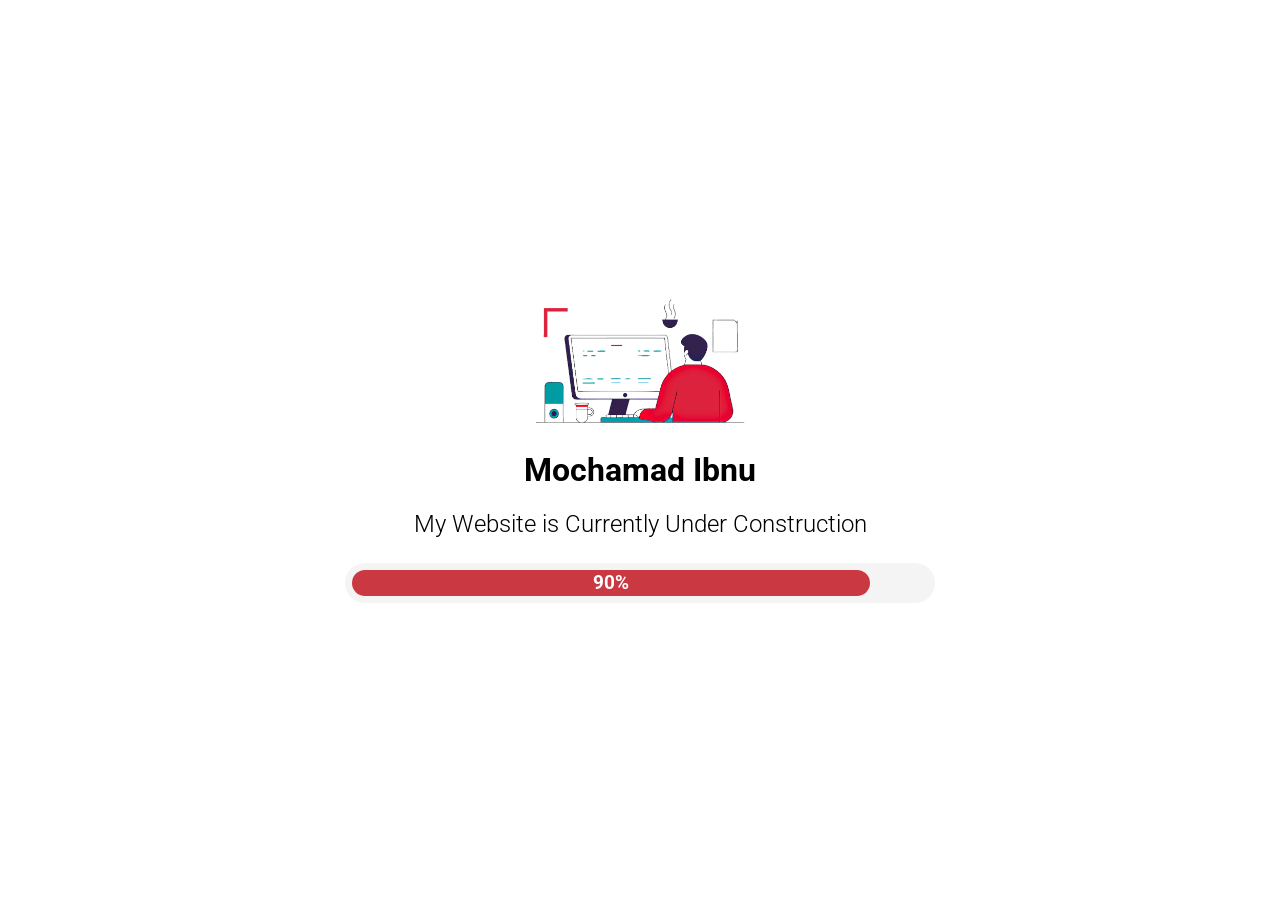
<file: index.html>
<!DOCTYPE html>
<html>
<head>
    <meta charset="utf-8">
    <meta name=viewport content="width=device-width, initial-scale=1">
    <!--[if lt IE 9]><script src="http://html5shiv.googlecode.com/svn/trunk/html5.js"></script><![endif]-->
    <style>
        body { margin: 0; padding: 0; }
        html { height: 100%; cursor: default; }
        body {
            font-family: "Roboto", sans-serif; /* Default font */
            width: 100%; height: 100%;
            text-align: center;
            display: table;
            opacity: 1;
            animation: fadein 3s forwards;
        }
        h2 {
            font-weight: 300;
            margin-bottom: 25px;
        }
        img {
            width: 25%; /* Image width */
            border: 0; /* For IE */
            /* Aspect ratio of image, gives initial dimension to prevent text moving down once image is loaded */
            /* When changing logo, change this also */
            aspect-ratio: 125 / 50;
        }
        #main {
            vertical-align: middle;
            display: table-cell;
        }
        /* Progress bar */
        #progress {
            width: 45%; /* Bar width */
            margin: 0 auto;
            border-radius: 10px; /* Roundness */
            background-color: #f4f4f4; /* Background colour */
            padding: 7px 7px;
            border-radius: 20px; /* Roundness */
            /* border: 5px solid #a8a8a8; Border */
        }
        #fill {
            padding: 2px 0;
            background-color: #ca3842; /* Fill colour */
            width: 90%; /* Bar percentage, change text below also */
            border-radius: 25px; /* Roundness */
            animation: proanimate 2s;
        }
        #barpercent h3 {
            color: white; /* Bar percentage text colour */
            margin: 0; padding: 0;
            opacity: 1;
            animation: fadein 3s forwards;
        }

        /* Fades in animation */
        @keyframes fadein  {
            from { opacity: 0; }
        }
        /* Animates bar on page load */
        @keyframes proanimate {
            from { width: 0%; }
        }

        @media screen and (max-width:600px) {
            img {
                width: 60%;
            }
            h1 {
                font-size: 1.3em;
            }
            h2 {
                margin: 1.1em;
                font-size: 1.1em;
            }
            #progress {
                width: 80%; /* Bar width */
            }
        }
    </style>
    <title>Coming Very Soon</title>
</head>
<body>
    <div id="main">
        <img src="logo.png" alt="Logo Image">
        <h1>Mochamad Ibnu</h1>
        <h2>My Website is Currently Under Construction</h2>
        <div id="progress"><div id="fill"><div id="barpercent"><h3>90%</h3></div></div></div>
    </div>
    <link href="https://fonts.googleapis.com/css2?family=Roboto:wght@300;400&display=swap" rel="stylesheet">
</body>
</html>
</file>
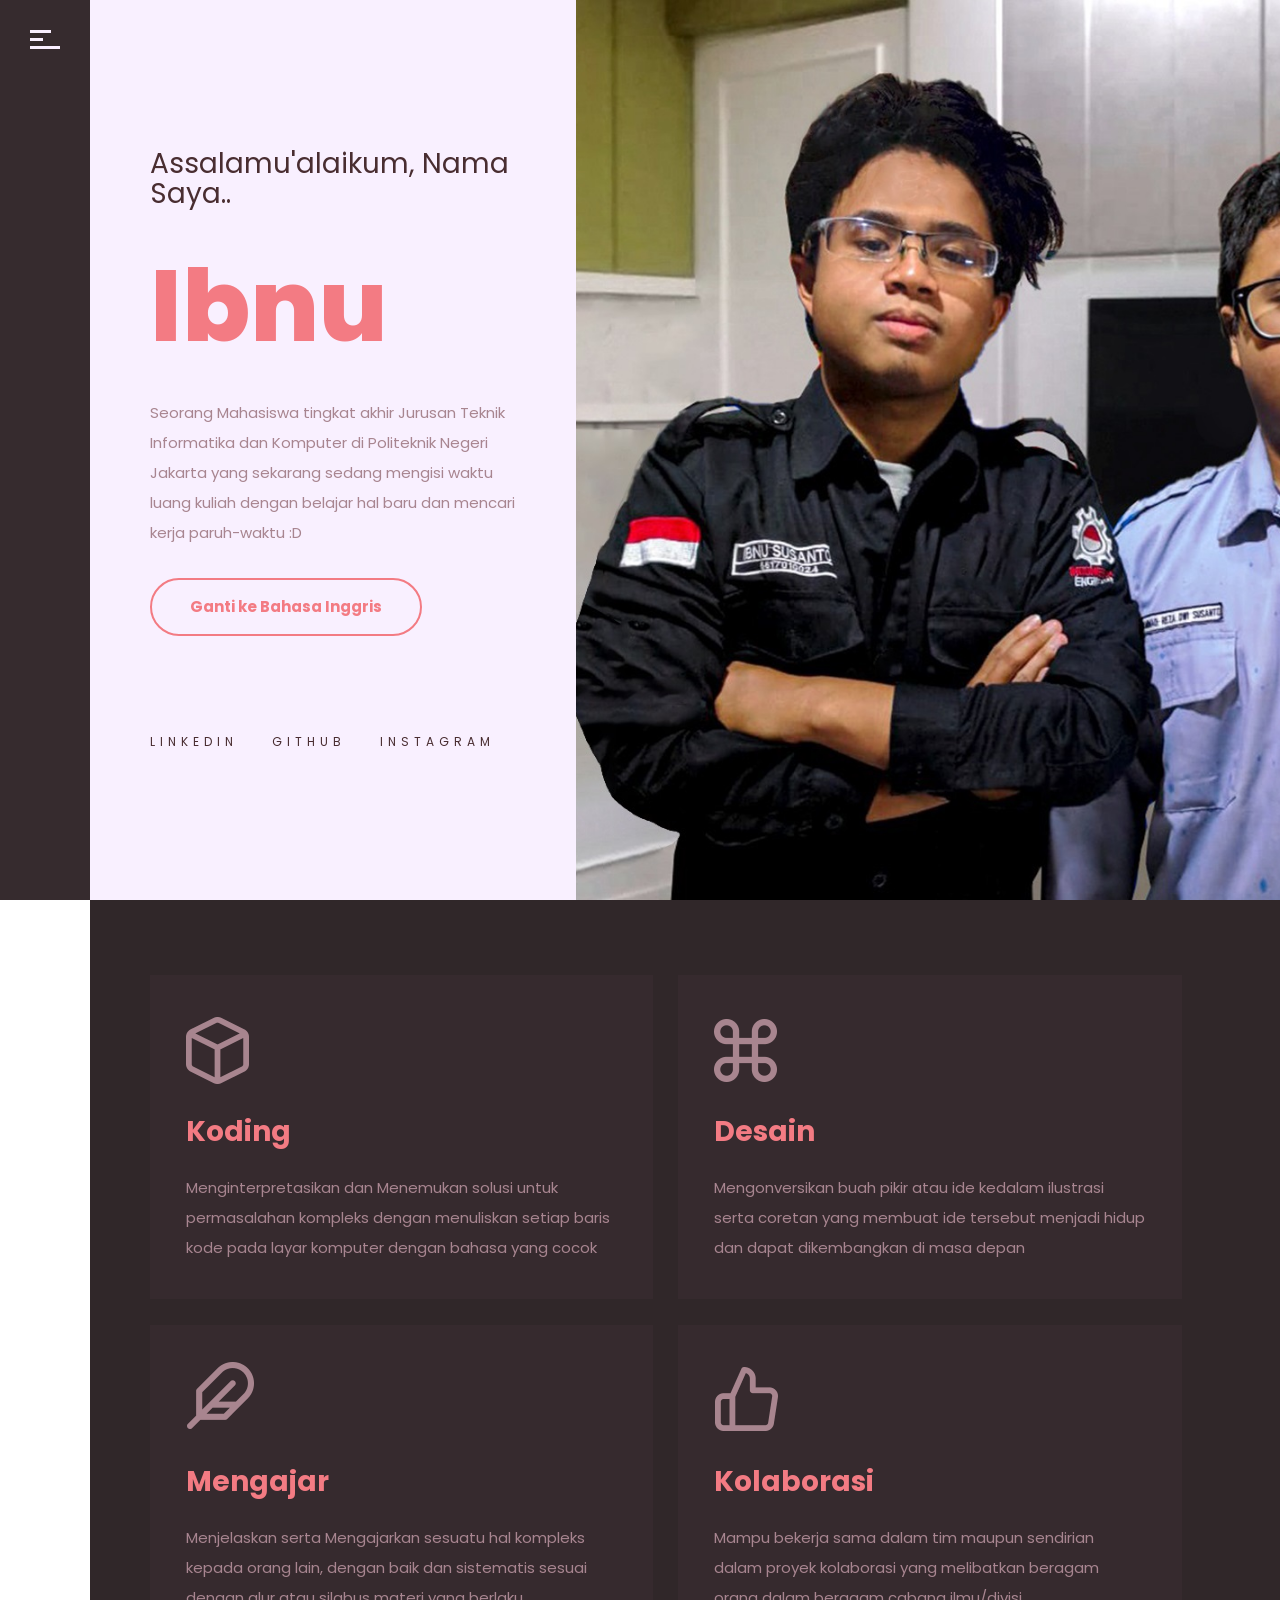
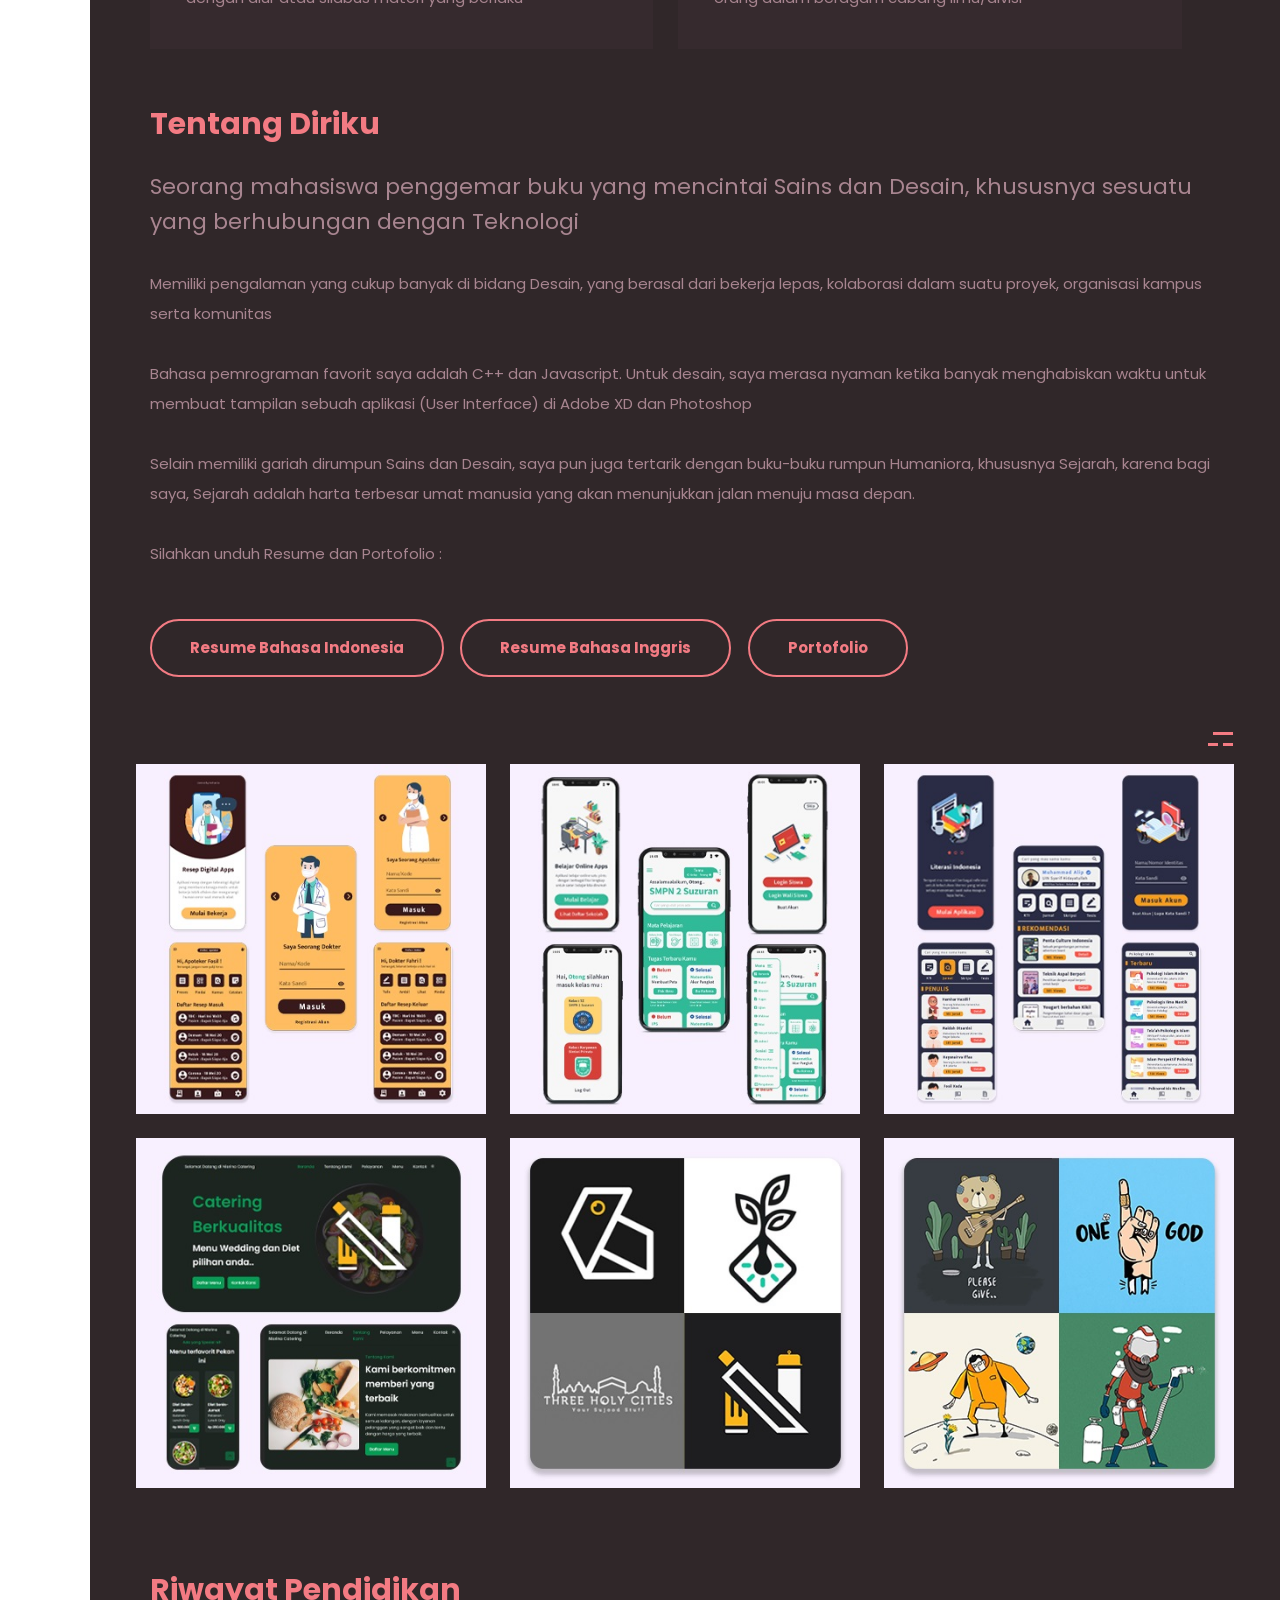
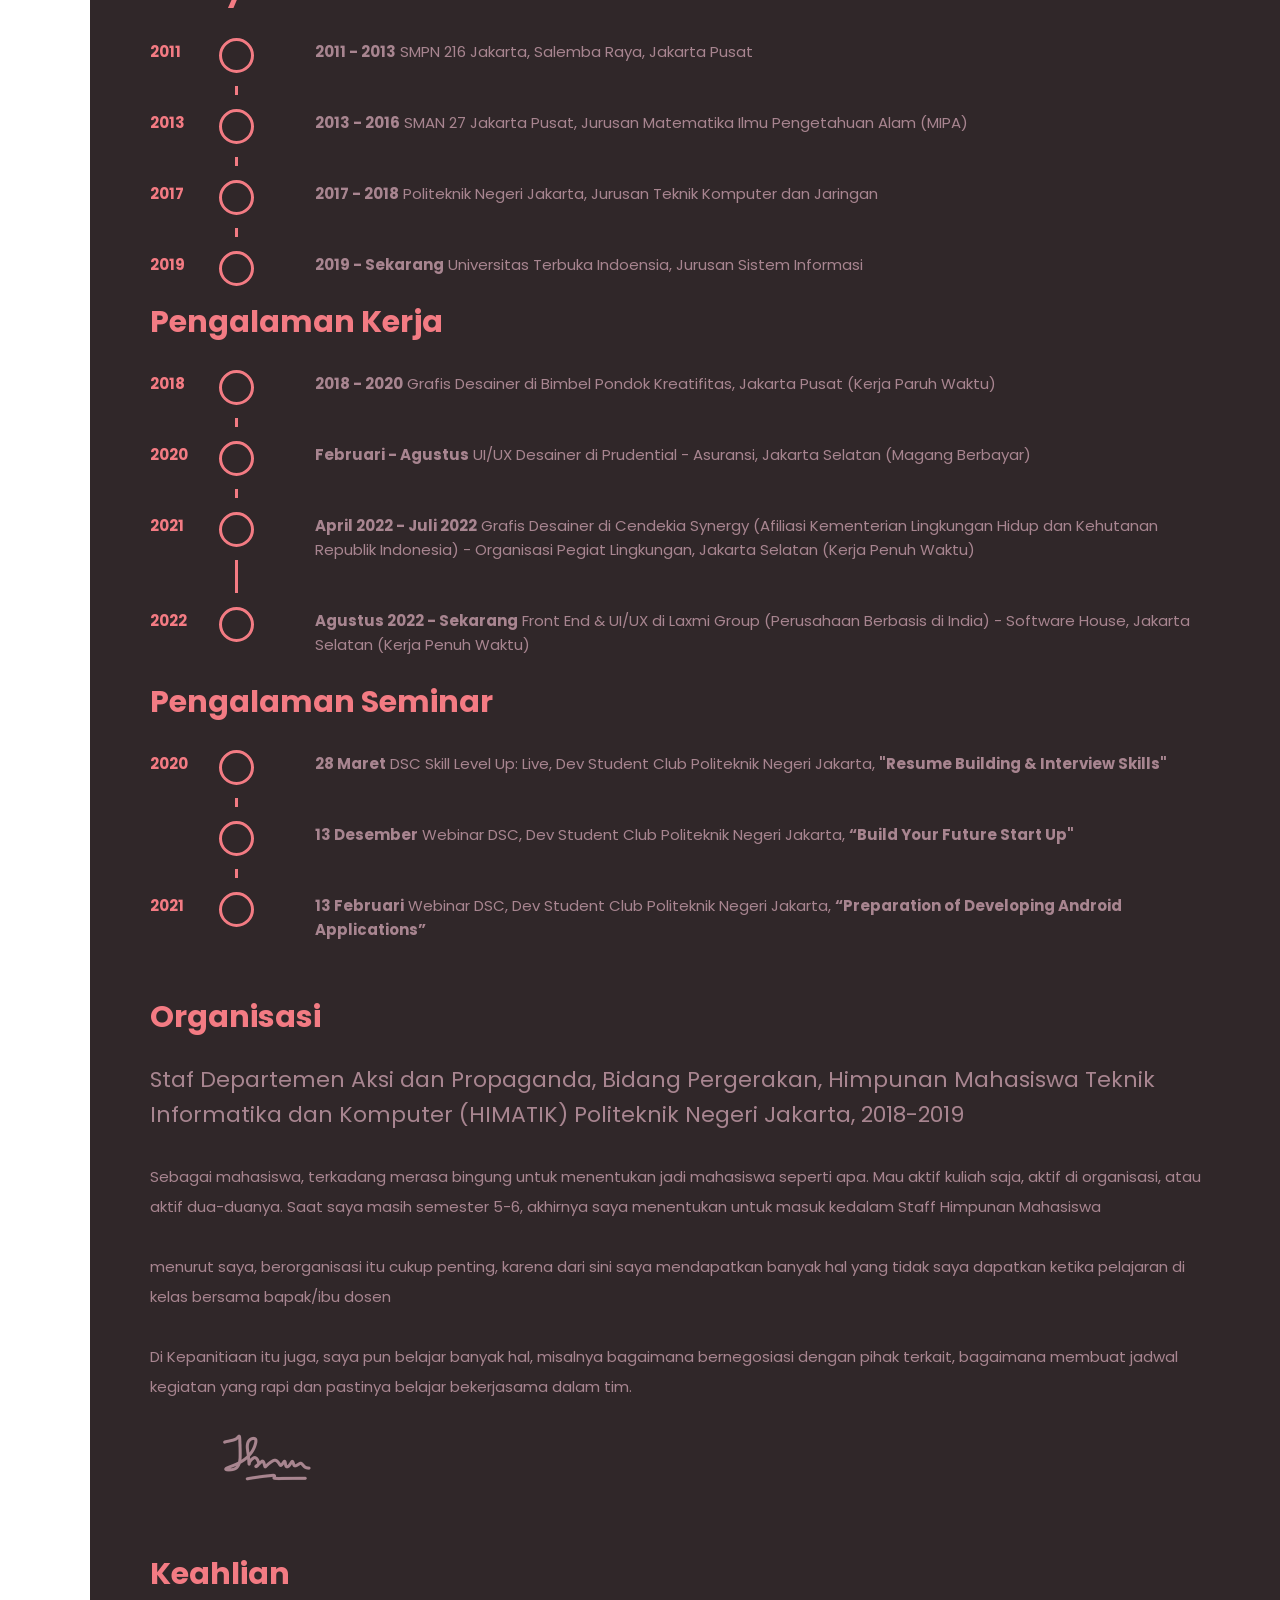
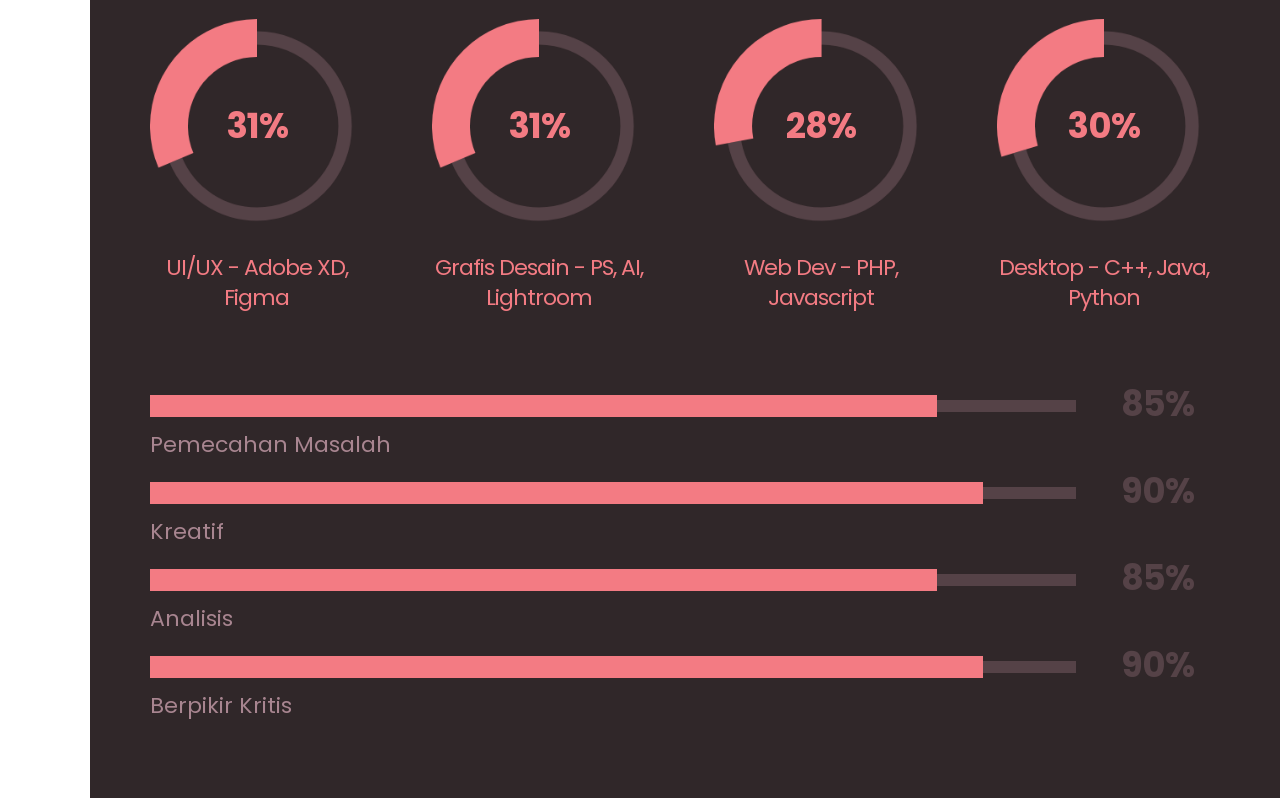
<file: index_bahasa.html>
<!DOCTYPE HTML>
<html lang="en-US">
    <head>
        <title>Profil Web - Mochamad Ibnu</title>
        <meta http-equiv="Content-Type" content="text/html; charset=UTF-8">
        <meta name="keywords" content="HTML, CSS, JavaScript, PHP" />
        <meta name="inshaniia" content="CocoBasic" />
        <meta name="viewport" content="width=device-width, initial-scale=1, shrink-to-fit=no">

        <link rel="shortcut icon" href="images/favicon.ico" />      
        <link href='https://fonts.googleapis.com/css?family=Poppins:400,700,800' rel='stylesheet' type='text/css'>               
        <link rel="stylesheet" type="text/css"  href='style.css' />

        <!--[if lt IE 9]>
                <script src="js/html5.js"></script>            
                <script src="js/respond.min.js"></script>                   
        <![endif]-->                
    </head>

    <body>

        <!-- Preloader Gif -->
        <div class="doc-loader">
            <img src="images/preloader.gif" alt="Loading">
        </div>

        <div id="content" class="site-content">

            <div class="content-left">
                <div class="content-left-wrapper">                     
                    <header>
                        <div class="toggle-holder">
                            <div id="toggle">
                                <div class="menu-line"></div>
                            </div>
                        </div>  

                        <div class="top-pagination">
                            <div class="current-num">
                                <span>01</span>                                    
                            </div>
                            <div class="pagination-div"></div>
                            <div class="total-pages-num"></div>
                        </div>

                        <div class="menu-holder">
                            <div class="menu-wrapper relative">                                 
                                <nav id="header-main-menu">
                                    <ul class="main-menu sm sm-clean">
                                        <li><a href="#home">Profil</a></li>
                                        <li><a href="#service">Tentang Diri</a></li>
                                        <li><a href="#portfolio">Portofolio</a></li>                                 
                                        <li><a href="#resume">Pengalaman</a></li>                                  
                                        <li><a href="#skills">Keahlian</a></li>                                                 
                                    </ul>
                                </nav>                            
                            </div>
                        </div>               

                        <div class="my-info-wrapper">
                            <div class="my-info">
                                <p class="my-info-title">NAMA</p>
                                <p class="my-info-content">Mochamad Ibnu Susanto</p>
                            </div>

                            <div class="my-info">
                                <p class="my-info-title">BIDANG PEKERJAAN</p>
                                <p class="my-info-content">Front-End Developer</p>
                            </div>

                            <div class="my-info">
                                <p class="my-info-title">SUREL</p>
                                <p class="my-info-content">mochamad.ibnu99@gmail.com</p>
                            </div>

                            <div class="my-info">
                                <p class="my-info-title">NOMOR KONTAK</p>
                                <p class="my-info-content">+62 812-1126-1902</p>
                            </div>

                            <img class="my-info-signature" src="images/signature.png" alt="" />  
                        </div>   

                        <div class="big-num">                              
                            <div class="current-big-num">01</div>
                            <div class="icon-scroll"></div>  
                        </div>
                    </header>
                </div>        

            </div>

            <div class="content-right">  
                <div class="content-right-wrapper">
                    
                    <!-- Home Section -->  
                    <div id="home" class="section full-width-section">
                        <div class="section-wrapper block">
                            <div class="home-left-part">
                                <p class="site-des">Assalamu'alaikum, Nama Saya..</p>
                                <h1 class="entry-title">Ibnu</h1>                                
                                <p class="site-info">
                                    Seorang Mahasiswa tingkat akhir Jurusan Teknik Informatika dan Komputer di Politeknik Negeri Jakarta yang sekarang sedang mengisi waktu luang kuliah dengan belajar hal baru dan mencari kerja paruh-waktu :D
                                </p>

                                <!--Pilih Bahasa-->
                                <div class="button123-group-wrapper">
                                    <a href="index.html" class="button"><b>Ganti ke Bahasa Inggris</b></a>
                                </div>

                                <!--Akun Sosmed-->
                                <div class="social-links">
                                    <a href="https://www.linkedin.com/in/inshaniia/" target='_blank'>LINKEDIN</a>
                                    <a href="https://github.com/inshaniia" target='_blank'>GITHUB</a>
                                    <a href="https://www.instagram.com/inshaniia" target='_blank'>INSTAGRAM</a>
                                </div>

                            </div>                            
                            <div class="home-right-part">                                
                            </div>                            
                        </div>
                    </div>

                    <!-- Service Section -->  
                    <div id="service" class="section">                        
                        <div class="section-wrapper block">
                            <div class="content-1300">
                                <div class="row">
                                    <div class="one-half width-55">
                                        <div class="services-wrapper">
                                            <div class="service-holder">
                                                <img src="images/service1.png" alt="" />
                                                <h4 class="service-title">Koding</h4>
                                                <div class="service-text">
                                                    Menginterpretasikan dan Menemukan solusi untuk permasalahan kompleks dengan menuliskan setiap baris kode pada layar komputer dengan bahasa yang cocok
                                                </div>                                        
                                            </div>                               

                                            <div class="service-holder m-right-0">
                                                <img src="images/service2.png" alt="" />
                                                <h4 class="service-title">Desain</h4>
                                                <div class="service-text">
                                                    Mengonversikan buah pikir atau ide kedalam ilustrasi serta coretan yang membuat ide tersebut menjadi hidup dan dapat dikembangkan di masa depan
                                                </div>                                        
                                            </div>                                

                                            <div class="service-holder m-bottom-0">
                                                <img src="images/service3.png" alt="" />
                                                <h4 class="service-title">Mengajar</h4>
                                                <div class="service-text">
                                                    Menjelaskan serta Mengajarkan sesuatu hal kompleks kepada orang lain, dengan baik dan sistematis sesuai dengan alur atau silabus materi yang berlaku
                                                </div>                                        
                                            </div>

                                            <div class="service-holder m-right-0 m-bottom-0">
                                                <img src="images/service4.png" alt="" />
                                                <h4 class="service-title">Kolaborasi</h4>
                                                <div class="service-text">
                                                    Mampu bekerja sama dalam tim maupun sendirian dalam proyek kolaborasi yang melibatkan beragam orang dalam beragam cabang ilmu/divisi
                                                </div>                                        
                                            </div>
                                        </div>
                                    </div>

                                    <div class="one-half width-40 last">                                
                                        <h2 class="entry-title section-title">Tentang Diriku</h2>
                                        <p class="section-info">
                                            Seorang mahasiswa penggemar buku yang mencintai Sains dan Desain, khususnya sesuatu yang berhubungan dengan Teknologi
                                        </p>
                                        <p>
                                            Memiliki pengalaman yang cukup banyak di bidang Desain, yang berasal dari bekerja lepas, kolaborasi dalam suatu proyek, organisasi kampus serta komunitas
                                        </p>
                                        <p>
                                            Bahasa pemrograman favorit saya adalah C++ dan Javascript. Untuk desain, saya merasa nyaman ketika banyak menghabiskan waktu untuk membuat tampilan sebuah aplikasi (User Interface) di Adobe XD dan Photoshop
                                        </p>
                                        <p>
                                            Selain memiliki gariah dirumpun Sains dan Desain, saya pun juga tertarik dengan buku-buku rumpun Humaniora, khususnya Sejarah, karena bagi saya, Sejarah adalah harta terbesar umat manusia yang akan menunjukkan jalan menuju masa depan.
                                        </p>
                                        <p>
                                            Silahkan unduh Resume dan Portofolio :
                                        </p>

                                        <div class="button-group-wrapper">
                                            <a href="https://drive.google.com/file/d/1a24EvJwT8EoYVSW8WIDPPtlvNpNn8GBT/view?usp=sharing" target='_blank' class="button"><b>Resume Bahasa Indonesia</b></a> 
                                            <a href="https://drive.google.com/file/d/1zf4u4I8WuN6mE-RvnIYFaHu8-ARFFkGj/view?usp=sharing" target='_blank' class="button"><b>Resume Bahasa Inggris</b></a>
                                            <a href="https://drive.google.com/file/d/1h0-a2WbrDzmuph60LuM7jjJiLBuyivZT/view?usp=sharing" target='_blank' class="button"><b>Portofolio</b></a>                                                                    
                                        </div>
                                    </div>                                                                    
                                </div>
                            </div>
                        </div>
                    </div>

                    <!-- Portfolio Section -->  
                    <div id="portfolio" class="section">                        
                        <div class="section-wrapper block">
                            <div class="content-1300">
                                <div id="portfolio-wrapper" class="relative">
                                    <div class="category-filter">
                                        <div class="category-filter-icon"></div>                       
                                    </div>
                                    <div class="category-filter-list button-group filters-button-group">
                                        <div class="button is-checked" data-filter="*">Semua</div>
                                        <div class="button" data-filter=".text">UI/UX</div>
                                        <div class="button" data-filter=".image">Dev</div>
                                        <div class="button" data-filter=".video">Desain</div>                                        
                                    </div>
                                    <div class="portfolio-load-content-holder"></div>
                                    <div class="grid" id="portfolio-grid">                                                            
                                        <div class="grid-sizer"></div>

                                        <div id="p-item-3" class="grid-item element-item p-one-third text">
                                            <a class="item-link" href="images/portfolio1.jpg" data-rel="prettyPhoto[portfolio]">
                                                <img src="images/portfolio1.jpg" alt="" />
                                                <div class="portfolio-text-holder">
                                                    <div class="portfolio-text-wrapper">
                                                        <p class="portfolio-text">Resep Digital</p>
                                                        <p class="portfolio-cat">Desain Aplikasi Mobile</p>
                                                    </div>
                                                </div>
                                            </a>
                                        </div>

                                        <div id="p-item-3" class="grid-item element-item p-one-third text">
                                            <a class="item-link" href="images/portfolio2.jpg" data-rel="prettyPhoto[portfolio]">
                                                <img src="images/portfolio2.jpg" alt="" />
                                                <div class="portfolio-text-holder">
                                                    <div class="portfolio-text-wrapper">
                                                        <p class="portfolio-text">Belajar Online</p>
                                                        <p class="portfolio-cat">Desain Aplikasi Mobile</p>
                                                    </div>
                                                </div>
                                            </a>
                                        </div>

                                        <div id="p-item-3" class="grid-item element-item p-one-third text">
                                            <a class="item-link" href="images/portfolio3.jpg" data-rel="prettyPhoto[portfolio]">
                                                <img src="images/portfolio3.jpg" alt="" />
                                                <div class="portfolio-text-holder">
                                                    <div class="portfolio-text-wrapper">
                                                        <p class="portfolio-text">Literasi Indonesia</p>
                                                        <p class="portfolio-cat">Desain Aplikasi Mobile</p>
                                                    </div>
                                                </div>
                                            </a>
                                        </div>

                                        <div id="p-item-3" class="grid-item element-item p-one-third image">
                                            <a class="item-link" href="images/portfolio4.jpg" data-rel="prettyPhoto[portfolio]">
                                                <img src="images/portfolio4.jpg" alt="" />
                                                <div class="portfolio-text-holder">
                                                    <div class="portfolio-text-wrapper">
                                                        <p class="portfolio-text">Nisrina Catering</p>
                                                        <p class="portfolio-cat">Web Responsif</p>
                                                    </div>
                                                </div>
                                            </a>
                                        </div>

                                        <div class="grid-item element-item p-one-third video">
                                            <a class="item-link" href="https://youtu.be/lRwP1vq0w1o" data-rel="prettyPhoto[portfolio]">
                                               <img src="images/portfolio5.jpg" alt="" />
                                                <div class="portfolio-text-holder">
                                                    <div class="portfolio-text-wrapper">
                                                        <p class="portfolio-text">Identitas Produk</p>
                                                        <p class="portfolio-cat">Desain Logo</p>
                                                    </div>
                                                </div>
                                            </a>
                                        </div>

                                        <div class="grid-item element-item p-one-third video">
                                            <a class="item-link" href="https://youtu.be/Egx3JdC1Tdw" data-rel="prettyPhoto[portfolio]">
                                               <img src="images/portfolio6.jpg" alt="" />
                                                <div class="portfolio-text-holder">
                                                    <div class="portfolio-text-wrapper">
                                                        <p class="portfolio-text">Ilustrasi</p>
                                                        <p class="portfolio-cat">Desain Ilustrasi Gambar</p>
                                                    </div>
                                                </div>
                                            </a>
                                        </div>

                                    </div>                
                                </div>   
                            </div>
                        </div>
                    </div>

                    <!-- Pendidikan Section -->  
                    <div id="resume" class="section">                        
                        <div class="section-wrapper block">
                            <div class="content-1300">  
                                <div class="row">
                                    <div class="one-half width-55">
                                        <h2 class="entry-title section-title">Riwayat Pendidikan</h2>

                                        <ul class="timeline-holder">                                        
                                            <li class="timeline-event">
                                                <span class="timeline-circle"></span>
                                                <div class="timeline-event-content">
                                                    <b>2011 - 2013</b> SMPN 216 Jakarta, Salemba Raya, Jakarta Pusat
                                                </div>
                                                <div class="timeline-event-date">2011</div>
                                            </li>
                                            <li class="timeline-event">
                                                <span class="timeline-circle"></span>
                                                <div class="timeline-event-content">                                    
                                                    <b>2013 - 2016</b> SMAN 27 Jakarta Pusat, Jurusan Matematika Ilmu Pengetahuan Alam (MIPA)
                                                </div>
                                                <div class="timeline-event-date">2013</div>
                                            </li>
                                            <li class="timeline-event">
                                                <span class="timeline-circle"></span>
                                                <div class="timeline-event-content">
                                                    <b>2017 - 2018</b> Politeknik Negeri Jakarta, Jurusan Teknik Komputer dan Jaringan
                                                </div>
                                                <div class="timeline-event-date">2017</div>
                                            </li>
                                            <li class="timeline-event">
                                                <span class="timeline-circle"></span>
                                                <div class="timeline-event-content">
                                                    <b>2019 - Sekarang</b> Universitas Terbuka Indoensia, Jurusan Sistem Informasi 
                                                </div>
                                                <div class="timeline-event-date">2019</div>
                                            </li> 
                                        </ul>

                                         <!-- Pengalaman Kerja Section -->
                                        <h2 class="entry-title section-title"><br/>Pengalaman Kerja</h2>
                                        <ul class="timeline-holder">                                        
                                            <li class="timeline-event">
                                                <span class="timeline-circle"></span>
                                                <div class="timeline-event-content">
                                                    <b>2018 - 2020</b> Grafis Desainer di Bimbel Pondok Kreatifitas, Jakarta Pusat (Kerja Paruh Waktu) 
                                                </div>
                                                <div class="timeline-event-date">2018</div>
                                            </li>
                                            <li class="timeline-event">
                                                <span class="timeline-circle"></span>
                                                <div class="timeline-event-content">
                                                    <b>Februari - Agustus</b> UI/UX Desainer di Prudential - Asuransi, Jakarta Selatan (Magang Berbayar)
                                                </div>
                                                <div class="timeline-event-date">2020</div>
                                            </li>
                                            </li>
                                            <li class="timeline-event">
                                                <span class="timeline-circle"></span>
                                                <div class="timeline-event-content">
                                                    <b>April 2022 - Juli 2022</b> Grafis Desainer di Cendekia Synergy (Afiliasi Kementerian Lingkungan Hidup dan Kehutanan Republik Indonesia) - Organisasi Pegiat Lingkungan, Jakarta Selatan (Kerja Penuh Waktu)
                                                </div>
                                                <div class="timeline-event-date">2021</div>
                                            </li>
                                            <li class="timeline-event">
                                                <span class="timeline-circle"></span>
                                                <div class="timeline-event-content">
                                                    <b>Agustus 2022 - Sekarang</b> Front End & UI/UX di Laxmi Group (Perusahaan Berbasis di India) - Software House, Jakarta Selatan (Kerja Penuh Waktu)
                                                </div>
                                                <div class="timeline-event-date">2022</div>
                                            </li>
                                        </ul>

                                        <!-- Pengalaman Seminar Section -->
                                        <h2 class="entry-title section-title"><br/>Pengalaman Seminar</h2>
                                        <ul class="timeline-holder">                                        
                                            <li class="timeline-event">
                                                <span class="timeline-circle"></span>
                                                <div class="timeline-event-content">
                                                    <b>28 Maret</b> DSC Skill Level Up: Live, Dev Student Club Politeknik Negeri Jakarta, <b>"Resume Building & Interview Skills" </b>
                                             </div>
                                                <div class="timeline-event-date">2020</div>
                                            </li>

                                            <li class="timeline-event">
                                                <span class="timeline-circle"></span>
                                                <div class="timeline-event-content">
                                                    <b>13 Desember</b> Webinar DSC, Dev Student Club Politeknik Negeri Jakarta, <b>“Build Your Future Start Up"</b>

                                                </div>
                                                <div class="timeline-event-date"></div>
                                            </li>

                                            <li class="timeline-event">
                                                <span class="timeline-circle"></span>
                                                <div class="timeline-event-content">
                                                    <b>13 Februari</b> Webinar DSC, Dev Student Club Politeknik Negeri Jakarta, <b>“Preparation of Developing Android Applications”</b>
                                                </div>
                                                <div class="timeline-event-date">2021</div>
                                            </li>
                                                </div>


                                    <div class="one-half width-40 last">
                                        <h2 class="entry-title section-title">Organisasi</h2>
                                        <p class="section-info">
                                            Staf Departemen Aksi dan Propaganda, Bidang Pergerakan, Himpunan Mahasiswa Teknik Informatika dan Komputer (HIMATIK) Politeknik Negeri Jakarta, 2018-2019

                                        </p>
                                        <p>
                                            Sebagai mahasiswa, terkadang merasa bingung untuk menentukan jadi mahasiswa seperti apa. Mau aktif kuliah saja, aktif di organisasi, atau aktif dua-duanya. Saat saya masih semester 5-6, akhirnya saya menentukan untuk masuk kedalam Staff Himpunan Mahasiswa
                                        </p>
                                        <p>
                                            menurut saya, berorganisasi itu cukup penting, karena dari sini saya mendapatkan banyak hal yang tidak saya dapatkan ketika pelajaran di kelas bersama bapak/ibu dosen
                                        </p>

                                        <p>
                                            Di Kepanitiaan itu juga, saya pun belajar banyak hal, misalnya bagaimana bernegosiasi dengan pihak terkait, bagaimana membuat jadwal kegiatan yang rapi dan pastinya belajar bekerjasama dalam tim.  
                                        </p>                                        

                                        <img class="my-signature" src="images/signature2.png" alt="">                                        
                                    </div>
                                </div>
                            </div>
                        </div>
                    </div>

                    <!-- Skills Section -->  
                    <div id="skills" class="section">                        
                        <div class="section-wrapper block">
                            <div class="content-1300"> 
                                <div class="row m-bottom-60">
                                    <h2 class="entry-title section-title">Keahlian</h2>

                                    <div class="skill-circle-holder">
                                        <div class="skill-circle">
                                            <div class="skill-circle-wrapper relative" data-value="0.9" data-color="#f37b83" data-empty-color="#554247">
                                                <span class="skill-circle-num"></span>                                            
                                            </div>
                                            <p class="skill-circle-text">UI/UX - Adobe XD, Figma</p>
                                        </div>

                                        <div class="skill-circle">
                                            <div class="skill-circle-wrapper relative" data-value="0.90" data-color="#f37b83" data-empty-color="#554247">
                                                <span class="skill-circle-num"></span>                                            
                                            </div>
                                            <p class="skill-circle-text">Grafis Desain - PS, AI, Lightroom</p>
                                        </div>                                

                                        <div class="skill-circle">
                                            <div class="skill-circle-wrapper relative" data-value="0.8" data-color="#f37b83" data-empty-color="#554247">
                                                <span class="skill-circle-num"></span>                                            
                                            </div>
                                            <p class="skill-circle-text">Web Dev - PHP, Javascript</p>
                                        </div>

                                        <div class="skill-circle">
                                            <div class="skill-circle-wrapper relative" data-value="0.85" data-color="#f37b83" data-empty-color="#554247">
                                                <span class="skill-circle-num"></span>                                            
                                            </div>
                                            <p class="skill-circle-text">Desktop - C++, Java, Python</p>
                                        </div>
                                    </div>                                    
                                </div>


                                <div class="row">
                                    <div class="one-half">                                    
                                        <div class="skills-holder">
                                            <div class="skill-holder">                                        
                                                <div class="skill-text">                                            
                                                    <div class="skill">
                                                        <div class="skill-fill" data-fill="85%"></div>                                                    
                                                    </div>              
                                                    <span>Pemecahan Masalah</span>
                                                </div>                
                                                <div class="skill-percent">85%</div>
                                            </div>

                                            <div class="skill-holder">                                        
                                                <div class="skill-text">                                            
                                                    <div class="skill">
                                                        <div class="skill-fill" data-fill="90%"></div>                                                   
                                                    </div>              
                                                    <span>Kreatif</span>
                                                </div>                                            
                                                <div class="skill-percent">90%</div>
                                            </div>
                                        </div>
                                    </div>

                                    <div class="one-half last">
                                        <div class="skills-holder sec-skills-holder">
                                            <div class="skill-holder">                                        
                                                <div class="skill-text">                                            
                                                    <div class="skill">
                                                        <div class="skill-fill" data-fill="85%"></div>                                                   
                                                    </div>                                                
                                                    <span>Analisis</span>
                                                </div>                
                                                <div class="skill-percent">85%</div>
                                            </div>

                                            <div class="skill-holder">                                        
                                                <div class="skill-text">                                            
                                                    <div class="skill">
                                                        <div class="skill-fill" data-fill="90%"></div>                                                   
                                                    </div>              
                                                    <span>Berpikir Kritis</span>
                                                </div>                
                                                <div class="skill-percent">90%</div>
                                            </div>                                    
                                        </div>
                                    </div>                                    
                                </div>                                
                            </div>                            
                        </div>
                    </div>          
                    
          

                </div>
            </div>            
        </div>        

        <!--Load JavaScript-->
        <script src="js/jquery.js"></script>                                                                           
        <script src='js/imagesloaded.pkgd.js'></script>                
        <script src='js/jquery.prettyPhoto.js'></script>                
        <script src='js/isotope.pkgd.js'></script>                
        <script src='js/jquery.smartmenus.min.js'></script>                           
        <script src='js/owl.carousel.min.js'></script>                                                            
        <script src='js/circle-progress.min.js'></script>                                                            
        <script src='js/main.js'></script>
    </body>
</html>
</file>
<file: style.css>
/*------------------------------------------------------------------

[Table of contents]
1. 3rd Part CSS Libraries
2. Global CSS
3. Left Part Content (Sidebar) CSS
    3.1. Menu CSS
4. Right Part Content CSS
5. Home Section CSS
6. Service Section CSS
7. Portfolio Section CSS
    7.1 Pretty Photo CSS
    7.2 Single Portfolio CSS
    7.3 Image Slider CSS
8. Resume Section CSS
9. Skills Section CSS
10. Contact Section CSS
11. Responsive CSS

-------------------------------------------------------------------*/


/* ===================================
    1. 3rd Part CSS Libraries
====================================== */

@import url("css/clear.css");
@import url("css/sm-clean.css");
@import url("css/owl.carousel.min.css");
@import url("css/owl.theme.default.min.css");
@import url("css/prettyPhoto.css");
@import url("css/common.css");


/* ===================================
    2. Global CSS
====================================== */

*, 
::after, 
::before {
    box-sizing: border-box;
}

body {
    font-family: 'Poppins', sans-serif;
    font-size: 15px;    
    line-height: 30px;
    font-weight: 400;       
    color: #a88590;
    background-color: #fff;
    overflow-x: hidden;
}

body a {
    text-decoration: none;
    color: #000000;    
    transition: color .3s linear;
}

body a:hover {
    color: #acacac;
}

body img {
    max-width: 100%;
    max-height: 100%;
    width: auto;
    height: auto;
    display: block;
}

.doc-loader {
    position: fixed;
    left: 0px;
    top: 0px;
    width: 100%;
    height: 100%;
    z-index: 99999;
    background-color: #362B2E;
}

.doc-loader img {
    width: 50px;
    height: 50px;
    position: absolute;
    top: 50%;    
    left: 50%;
    transform: translate(-50%, -50%);
}

p {
    margin-bottom: 30px;
}

.content-1300 {
    max-width: 1300px;
}

.section-info {
    font-size: 22px;
    line-height: 35px;
}

a.button {
    display: inline-block;
    color: #f37b83;
    border: 2px solid #f37b83;
    text-align: center;
    padding: 12px 38px;
    cursor: pointer;
    vertical-align: middle;
    text-decoration: none;
    border-radius: 50px;
    transition: all .2s linear;
}

a.button:active {
    position: relative;
    top: 1px;   
}

a.button:hover {
    color: #f9f0ff;
    background-color: #F37b83;
}

/* ===================================
    3. Left Part Content (Sidebar) CSS
====================================== */

.content-left {
    position: fixed;
    width: 380px;
    background-color: #362B2E;
    height: 100vh;
    z-index: 1;
}

.content-left::-webkit-scrollbar-track {
    -webkit-box-shadow: inset 0 0 6px rgba(0,0,0,0.3);
    background-color: #554247;
}

.content-left::-webkit-scrollbar {
    width: 7px;
    background-color: #554247;
}

.content-left::-webkit-scrollbar-thumb {
    background-color: #f37b83;
}

.content-left-wrapper {
    padding-left: 75px;
    position: relative;
}

.toggle-holder {
    position: fixed;
    top: 30px;
    left: 30px;
    z-index: 3;
}

#toggle {
    height: 23px;
    width: 30px;
    position: relative;
}

#toggle:hover {
    cursor: pointer;
}

#toggle:before,
#toggle:after {
    content: '';
    height: 3px;
    width: 30px;
    position: absolute;
    -webkit-transform-origin: 50% 50%;
    transform-origin: 50% 50%;
    -webkit-transition: -webkit-transform 0.25s;
    -webkit-transition: all 0.25s;
    transition: all 0.25s;
    top: 8px;
    background-color: #faefff;
}

#toggle:before {
    -webkit-transform: translate3d(0, -8px, 0);
    transform: translate3d(0, -8px, 0px);
    width: 21px;
    margin-left: 0;
}

#toggle:hover:before {
    margin-left: 9px;

}

#toggle.on:before {
    -webkit-transform: rotate3d(0, 0, 1, 45deg) translate3d(0, 0, 0);
    transform: rotate3d(0, 0, 1, 45deg) translate3d(0, 0, 0);   
    background-color: #fff;
    margin-left: 0;
    width: 26px;
}

#toggle.on:after {
    -webkit-transform: rotate3d(0, 0, 1, -45deg);
    transform: rotate3d(0, 0, 1, -45deg);
    background-color: #fff;
    width: 26px;
}

#toggle:after {
    -webkit-transform: translate3d(0, 8px, 0);
    transform: translate3d(0, 8px, 0);
}

#toggle .menu-line {
    width: 13px;
    height: 3px;
    position: absolute;
    -webkit-transition: all 0.25s;
    transition: all 0.25s;
    margin-left: 0;
    top: 8px;
    background-color: #faefff;
}

#toggle:hover .menu-line {
    margin-left: 17px;
}

#toggle.on .menu-line {
    opacity: 0;
}

.top-pagination {
    position: relative;
    z-index: 2;
    padding-top: 150px;
}

.top-pagination > div {
    display: inline-block;
    font-weight: 700;
    vertical-align: top; 
}

.current-num {
    width: 25px;
    position: relative;
    height: 30px;
    color: #c6646b;
}

.current-num span {
    position: absolute;    
    left: 0;    
}

.total-pages-num {
    color: #faefff;
}

.pagination-div {
    position: relative;
    width: 100px;
    height: 30px;
    margin-right: 8px;
}

.pagination-div:after {
    content: "";
    display: block;
    position: absolute;
    height: 3px;
    width: 100%;
    background-color: #faefff;
    top: 12px;
}

.my-info-wrapper {
    padding-top: 110px;
}

.my-info {
    margin-bottom: 30px;
}

.my-info > p {
    margin-bottom: 0;
}

.my-info-title {
    font-size: 12px;
    line-height: 100%;
    color: #f37b83;
    letter-spacing: 5px;
}

.my-info-content {
    color: #faefff;
}

img.my-info-signature {
    width: 215px;
    padding-top: 35px;
    padding-bottom: 30px;
}

.big-num {
    position: fixed;
    width: 380px;
    left: 0;
    bottom: 30px;
    padding-left: 75px;
    z-index: 1;
}

.current-big-num {
    font-size: 160px;
    -webkit-text-stroke: 3px #c6646b;
    color: transparent;
    font-weight: 800;
    line-height: 100%;
    letter-spacing: -4px;
    position: relative;
    margin-top: 20px;
    z-index: 2;
}

.icon-scroll,
.icon-scroll:before {
    position: absolute;
    right: -18px;
}

.icon-scroll {
    width: 38px;
    height: 60px;
    margin-left: -20px;
    bottom: 25px;
    margin-top: -35px;
    box-shadow: inset 0 0 0 3px #c6646b;
    border-radius: 25px;
    transition: right .5s;
}

.icon-scroll:before {
    content: '';
    width: 8px;
    height: 8px;
    background: #c6646b;
    margin-left: -4px;
    top: 8px;
    border-radius: 4px;
    -webkit-animation-duration: 1.5s;
    animation-duration: 1.5s;
    -webkit-animation-iteration-count: infinite;
    animation-iteration-count: infinite;
    -webkit-animation-name: scroll;
    animation-name: scroll;
    left: 50%;
}

.icon-scroll:after {
    content: "";
    position: absolute;
    z-index: -1;
    background-color: #362b2e;
    width: 58px;
    height: 80px;
    border-radius: 25px;
    transform: translate(-10px, -10px);
    transition: all .3s;
}

@-webkit-keyframes scroll {
    0% {
        opacity: 1;
    }
    100% {
        opacity: 0;
        -webkit-transform: translateY(35px);
        transform: translateY(35px);
    }
}

@keyframes scroll {
    0% {
        opacity: 1;
    }
    100% {
        opacity: 0;
        -webkit-transform: translateY(35px);
        transform: translateY(35px);
    }
}

.open .icon-scroll {
    right: 30px;
    z-index: 1;
}

.open .icon-scroll:after {
    background-color: transparent;
}


/* ===================================
    3.1. Menu CSS
====================================== */

.menu-wrapper {
    padding-top: 150px;
}

.menu-holder {
    padding: 120px 50px 0 75px;
    background-color: #f37b83;
    width: 380px;
    height: 100%;
    min-height: 100vh;
    top: 0;
    left: 0;
    position: absolute;
    transform: translateX(-380px);
    transition: transform .3s linear;
    z-index: 1;
}

.open .menu-holder {
    transform: translateX(0);
}

.main-menu.sm-clean {
    background-color: transparent;
    display: inline-block;
}

.sm-clean a {
    position: relative;
}

.sm-clean a,
.sm-clean a:hover, 
.sm-clean a:focus, 
.sm-clean a:active {
    color: #ffffff;
    padding: 5px 0;
    font-size: 28px;
    line-height: 50px;
    font-weight: 700;
}

.sm-clean a:after {
    content: '';
    display: block;
    width: 0;
    height: 16px;
    background-color: #c6646b;
    transition: width .3s;
    position: absolute;
    left: -5%;
    bottom: 7px;
    z-index: -1;
}

.main-menu.sm-clean .sub-menu li a:after {
    height: 3px;
    bottom: 20px;
}

.sm-clean a.current:after, 
.sm-clean a:hover:after, 
.sm-clean a:active:after, 
.sm-clean a.highlighted:after, 
.sm-clean ul a:hover:after, 
.sm-clean ul a:active:after, 
.sm-clean ul a.highlighted:after,
.sm-clean li.current > a:after {
    width: 110%;
}

.sm-clean a span.sub-arrow {
    color: #c6646b;
}

.main-menu.sm-clean .sub-menu li a {
    color: #848484;
    text-transform: uppercase;
    font-size: 14px;
}


/* ===================================
    4. Right Part Content CSS
====================================== */

.content-right {
    margin-left: 380px;
    width: calc(100% - 380px);
}

.content-right-wrapper > div:last-of-type {
    padding-bottom: 150px;
}

.section {
    background-color: #302729;
    position: relative;
    padding-top: 150px;
}

.section-wrapper {
    padding-left: 5%;
    padding-right: 5%;
}

.full-width-section.section {
    padding: 0;
}

.full-width-section .section-wrapper {
    padding: 0 0 0 5%;
    height: 100vh;
    margin: 0;
    display: flex;
    display: -webkit-flex;
    align-items: center;
    background-color: #f9f0ff;
}

h2.section-title {
    font-size: 30px;
    line-height: 100%;
    margin-bottom: 30px;
    padding-top: 0;
}


/* ===================================
    5. Home Section CSS
====================================== */

.home-left-part {
    flex: 0 0 370px;
    margin-right: 5%;
}

.home-right-part {
    flex: 1 0 0;
    height: 100%;
    background-image: url(images/home.jpg);
    background-repeat: no-repeat;
    background-size: cover;
    background-position: center center;
}

.site-des {
    font-size: 28px;
    color: #492d31;
}

h1.entry-title {
    font-size: 100px;
    line-height: 94px;
    font-weight: 800;
    color: #f37b83;
}

.site-info {
    margin-top: 25px;
}

.social-links {
    margin-top: 10vh;
    margin-bottom: -5px;
}

.social-links a {
    font-size: 12px;    
    color: #492D31;
    letter-spacing: 5px;
    margin-right: 30px;
}

.social-links a:last-of-type {
    margin-right: 0;
}


/* ===================================
    6. Service Section CSS
====================================== */

.services-wrapper {
    display: flex;
    display: -webkit-flex; 
    flex-wrap: wrap;    
    -webkit-flex-wrap: wrap; 
}

.service-holder {
    padding: 36px;
    background-color: #362a2e;
    width: 47%;
    margin-right: 6%;
    margin-bottom: 6%;
}

.service-holder img {
    width: 80px;
    margin-bottom: 30px;
}

.service-title {
    font-size: 28px;
    line-height: 42px;
    color: #F37b83;
    font-weight: 700;
}

.button-group-wrapper {
    margin-top: 50px;
}

.button-group-wrapper > a {
    margin-right: 1vw;
}

.button-group-wrapper > a:last-of-type {
    margin-right: 0;
}

/* ===================================
    7. Portfolio Section CSS
====================================== */

.category-filter {
    position: absolute;
    right: 0;
    top: -20px;
    z-index: 1;
    width: 25px;
    height: 15px;
    cursor: pointer;
    transition: all .5s ease;
}

.category-filter.hide {
    opacity: 0;
    transform: translateY(70px);   
}    

.category-filter-list > div {
    margin-bottom: 5px;
}

.category-filter-list > div:last-of-type {
    margin-bottom: 0;
}

.category-filter-icon {
    width: 20px;
    height: 3px;
    background-color: #f37b83;
    float: right;
    transition: width .3s ease;
}

.category-filter:hover .category-filter-icon,
.category-filter.filter-open .category-filter-icon {
    width: 24px;
}

.category-filter-icon:after {
    content: "";
    display: block;
    width: 10px;
    height: 3px;
    background-color: #f37b83;
    transform: translate(-5px,8px);
    transition: transform .3s ease;
}

.category-filter:hover .category-filter-icon:after, 
.category-filter.filter-open .category-filter-icon:after {
    transform: translate(4px,8px);
}

.category-filter-icon:before {
    content: "";
    display: block;
    width: 10px;
    height: 3px;
    background-color: #f37b83;
    transform: translate(10px,11px);
    transition: transform .3s ease;
}

.category-filter:hover .category-filter-icon:before,
.category-filter.filter-open .category-filter-icon:before {
    transform: translate(14px,11px);
}

.category-filter-list {
    background-color: #362b2e;
    padding: 24px 20px;
    width: 110px;
    display: none;
    position: absolute;
    right: 0;
    top: 15px;
    font-size: 13px;
    line-height: 22px;
    color: #faefff;
    z-index: 1;
    cursor: pointer;
    transition: opacity .5s, transform .5s;
}

.category-filter-list.hide {
    transform: translateY(70px);   
    opacity: 0;
}

.category-filter-list .button.is-checked {
    color: #f37b83;
}

.isotope.no-transition,
.isotope.no-transition .isotope-item,
.isotope .isotope-item.no-transition {
    -webkit-transition-duration: 0s;
    -moz-transition-duration: 0s;
    -ms-transition-duration: 0s;
    -o-transition-duration: 0s;
    transition-duration: 0s;
}

.grid {
    width: calc(100% + 60px);
    margin-left: -30px;
    position: relative;
    display: block;
    overflow: hidden;
}

.grid-item {
    float: left;
    font-size: 0;
    line-height: 0;
    box-sizing:border-box;
    -moz-box-sizing:border-box;
    -webkit-box-sizing:border-box;
    overflow: hidden;
    border: 30px solid transparent;
    width: 50%;
    transition: opacity .3s;
}

.grid-item img {
    display: block;
    width: 100%;
    height: auto;
    max-height: none;
    max-width: none;    
}

.grid-sizer,
.grid-item {
    width: calc(100% / 3);
}

.grid-item.p-one {
    width: 100%;
}

.grid-item.p-one-third {
    width: calc(100% / 3);
}

.grid-item.p-two-third {
    width: calc(200% / 3);
}

.portfolio-text-holder {
    position: absolute;
    width: 100%;
    height: 100%;
    left: 0;
    top: 0;
    z-index: 1;
    font-size: 20px;
    background-color: #f37b83;
    padding: 20px;
    transform: translateX(-100%);
    transition: transform .3s ease;
}

.grid-item a.item-link:hover .portfolio-text-holder,
.grid-item.portfolio-content-loading a.item-link .portfolio-text-holder {
    transform: translateX(0);
}

#portfolio-grid.portfoio-items-mask .grid-item {
    opacity: 0.2;
}

.grid-item.portfolio-content-loading {
    opacity: 1 !important;
}

.portfolio-text-wrapper {
    position: absolute;
    left: 30px;
    bottom: 0;
}

.portfolio-text {
    font-size: 28px;
    line-height: 100%;
    font-weight: 700;
    color: #faefff;
    margin-bottom: 0;
    padding-bottom: 5px;
}

.portfolio-cat {
    font-size: 15px;
    color: #faefff;
    line-height: 100%;
}

.portfolio-cat:before {
    content: "";
    display: inline-block;
    width: 25px;
    height: 1px;
    background-color: #faefff;
    vertical-align: 4px;
    margin-right: 5px;
}

.portfolio-load-content-holder {
    opacity: 0;
    transform: translateY(70px);
    transition: all .5s ease;
}

.portfolio-load-content-holder.show {
    transform: translateY(0);
    opacity: 1;
}

.portfolio-load-content-holder.show.viceversa {
    opacity: 0;
    transform: translateY(70px);
}

.portfolio-content-wrapper {
    display: none;
}

.portfolio-content-wrapper.show {
    display: block;
}

.close-icon {
    background-image: url(images/close-left-arrow.png);
    background-repeat: no-repeat;
    width: 70px;
    height: 70px;
    display: inline-block;
    background-color: rgb(243, 123, 131);
    border-radius: 5px;
    margin-bottom: 20px;
    background-size: 70px;
    transition: all 0.3s ease;
    cursor: pointer;
}

.close-icon:hover {
    background-position: -5px 0;
}

#portfolio-grid {
    transition: all .5s ease;
    opacity: 1;
    transform: translateY(0px);
}

#portfolio-grid.hide {
    opacity: 0;
    transform: translateY(70px);    
}

.grid-item a.item-link.portfolio-content-loading:after, 
.ajax-portfolio.portfolio-content-loading .portfolio-text-holder {
    opacity: 1;
}


/* ===================================
    7.1 Pretty Photo CSS
====================================== */

div.pp_default .pp_loaderIcon {
    display: none !important;
}

div.pp_default a.pp_arrow_previous {
    background-image: url(images/nav_left.png);
    background-size: 20px 20px;    
    width: 20px;
    height: 20px;
    margin-top: 5px;
    font-size: 0;
    line-height: 0;
    text-indent: -99999999px;
    transition: transform .3s ease;
}

div.pp_default a.pp_arrow_next {
    background-image: url(images/nav_right.png);
    background-size: 20px 20px;    
    width: 20px;
    height: 20px;
    margin-top: 5px;
    margin-left: 10px;
    font-size: 0;
    line-height: 0;
    text-indent: -99999999px;
    transition: transform .3s ease;
}

div.pp_default a.pp_arrow_previous:hover {
    transform: translateX(-5px);
}

div.pp_default a.pp_arrow_next:hover {
    transform: translateX(5px);
}

div.pp_default .pp_close {
    background-image: url(images/close.png);
    background-size: 30px 30px;
    margin-top: 5px;
    text-indent: -99999999px;
    font-size: 0;
    line-height: 0;    
}

div.pp_default .pp_next:hover {
    background: url(images/nav_right.png);
    cursor: pointer;
    background-repeat: no-repeat;
    background-position: 95% 50%;
    background-size: 20px;
}

div.pp_default .pp_previous:hover {
    background: url(images/nav_left.png);
    cursor: pointer;
    background-repeat: no-repeat;
    background-position: 5% 50%;
    background-size: 20px;    
}

div.pp_default .pp_nav .currentTextHolder {
    padding: 0 0 0 20px;
    color: #fff;
}

div.pp_default .pp_content_container .pp_details {
    margin-top: 30px !important;
    z-index: 3;
}

div.pp_default .pp_description {
    font-size: 15px;
    line-height: 30px;
    position: absolute;
    top: -30px;
    margin: 0;
    color: #fff;
    font-weight: 400;
}


/* ===================================
    7.2 Single Portfolio CSS
====================================== */

.single-portfolio .section {
    min-height: 100vh;
}

.portfolio-content {
    padding-bottom: 1px;
}


/* ===================================
    7.3 Image Slider CSS
====================================== */

.owl-stage {
    display: flex;
    display: -webkit-flex;
}

.owl-carousel .owl-item {
    width: 100%;
}

.owl-theme .owl-nav.disabled + .owl-dots {
    margin-top: 20px;
    line-height: 0;
}

.owl-theme .owl-dots .owl-dot span {
    margin: 0;
    background-color: #faefff;
    transition: all .3s ease;
    width: 18px;
    height: 18px;
    border-radius: 90%;
}

.owl-theme .owl-dots .owl-dot {
    border-radius: 90%;
    transition: all .3s ease;
    margin: 4px;
}

.owl-theme .owl-dots .owl-dot:hover span {
    background-color: #faefff;
}

.owl-theme .owl-dots .owl-dot.active span {
    background-color: #f37b83;
}


/* ===================================
    8. Resume Section CSS
====================================== */

ul.timeline-holder {
    margin: 0;
    padding: 0 0 0 55px;
}

li.timeline-event {
    margin: 0 0 42px 60px;
    position: relative;
    padding-top: 5px;
    list-style: none;
    transition: .3s;
}

li.timeline-event:hover {
    color: #faefff;
}

li.timeline-event:before {
    content: "";
    width: 3px;
    height: calc(100% - 20px);
    position: absolute;
    background-color: #f37b83;
    left: -30px;
    top: 51px;
}

li.timeline-event:last-child:before {
    display: none;
}

li.timeline-event:last-child {
    margin-bottom: 0;
}

li.timeline-event span.timeline-circle:after {
    content: "";    
    position: absolute;
    width: 19px;
    height: 19px;
    left: -8px;
    top: 11px;
    border-radius: 90%;
    background-color: #f37b83;    
    opacity: 0;
    transition: opacity .3s;
}

li.timeline-event:hover span.timeline-circle:after { 
    opacity: 1;
}

span.timeline-circle {
    position: absolute;
    top: 0;
    left: -30px;
}

span.timeline-circle:before {
    content: "";
    display: block;
    width: 35px;
    height: 35px;
    border-radius: 90%;
    border: 3px solid #f37b83;
    position: absolute;
    left: -16px;
    top: 3px;
    z-index: 1;
    transition: .3s;
}

.timeline-event-date {
    position: absolute;
    left: -115px;
    top: 2px;
    transition: .3s;
    color: #f37b83;
    font-weight: 700;
}

li.timeline-event:hover .timeline-event-date {
    transform: translateX(-10px);
}

.timeline-event-content {
    line-height: 160%;
    text-align: left;
    margin-left: 50px;
}

img.my-signature {
    padding-top: 30px;
    width: 215px; 
}


/* ===================================
    9. Skills Section CSS
====================================== */

.skill-circle-holder > div:last-of-type {
    margin-right: 0;
}

.skill-circle {
    display: inline-block;
    margin-right: 6%;
    width: 20%;
    max-width: 254px;
}

.skill-circle-wrapper canvas {
    width: 100% !important;
    height: auto !important;
    display: block;
}

span.skill-circle-num {
    position: absolute;
    left: 50%;
    top: 50%;
    transform: translate(-50%, -50%);
    font-size: 45px;
    font-weight: 700;
    color: #f37b83;
    letter-spacing: -1px;
}

p.skill-circle-text {
    font-size: 22px;
    color: #f37b83;
    text-align: center;
    padding-top: 20px;
    letter-spacing: -1px;
    margin-bottom: 0;
}

.skills-holder {
    position: relative;
}

.skills-holder > div:last-of-type {
    margin-bottom: 0;
}

.skill-holder {
    margin-bottom: 20px;
    position: relative;
}

.skill-holder:after {
    clear: both;
    display: block;
    content: "";
}

.skill-percent {
    font-size: 45px;
    line-height: 100%;
    font-weight: 700;
    width: 100px;
    float: right;
    color: #554247;
    letter-spacing: -1px;
}

.skill {
    width: 100%;
    height: 12px;
    background-color: #554247;
    margin-bottom: 15px;
}

.skill-text {
    float: left;
    width: calc(100% - 145px);
    margin-top: 25px;
}

.skill-fill {
    width: 10%;
    height: 22px;
    background-color: #f37b83;
    transform: translateY(-5px);
    transition: width .7s;
}

.skill-text span {
    font-size: 22px;
    line-height: 35px;
}


/* ===================================
    10. Contact Section CSS
====================================== */

.contact-form {
    padding: 65px;
    background-color: #f37b83;
}

.contact-form p {
    margin-bottom: 15px;
}

.contact-form input[type=text], 
.contact-form input[type=email], 
.contact-form textarea {
    border: 0;
    border-bottom: 2px solid #fff;
    padding-top: 13px;
    padding-bottom: 13px;
    margin: 10px 0;
    height: 28px;
    font-size: 14px;
    font-family: 'Poppins', sans-serif;
    width: 100%;
    line-height: 25px;
    background-color: transparent;
    color: #fff;
}

.contact-form input[name="your-name"] {
    margin-top: 0;
    padding-top: 0;
}

.contact-form textarea {
    height: 150px;
}

p.contact-submit-holder {
    margin-bottom: 0 !important;
}

.contact-form input[type=submit] {
    display: inline-block;
    border: 2px solid;
    text-align: center;
    padding: 20px 0px;
    font-size: 14px;
    cursor: pointer;
    vertical-align: middle;
    text-decoration: none;
    background-color: transparent;
    color: #fff;
    font-family: 'Poppins', sans-serif;
    font-weight: 700;
    width: 100%;
    letter-spacing: 8px;
    transition: opacity .3s ease;
    cursor: pointer;
}

.contact-form input[type=submit]:hover {
    opacity: 0.8;
}

.contact-form input[type=text]::-webkit-input-placeholder, 
.contact-form input[type=email]::-webkit-input-placeholder, 
.contact-form textarea::-webkit-input-placeholder {
    font-family: 'Poppins', sans-serif;
    color: #fff;
    font-weight: 400;
    font-size: 14px;
    line-height: 25px;    
    opacity: 1;  
}

.contact-form input[type=text]:-ms-input-placeholder, 
.contact-form input[type=email]:-ms-input-placeholder, 
.contact-form textarea:-ms-input-placeholder {
    font-family: 'Poppins', sans-serif;
    color: #fff;
    font-weight: 400;
    font-size: 14px;
    line-height: 25px;    
    opacity: 1;  
}

.contact-form input[type=text]::placeholder, 
.contact-form input[type=email]::placeholder, 
.contact-form textarea::placeholder {
    font-family: 'Poppins', sans-serif;
    color: #fff;
    font-weight: 400;
    font-size: 14px;
    line-height: 25px;
    opacity: 1;    
}


/* ===================================
    11. Responsive CSS
====================================== */

@media screen and (max-width: 1599px) {

    .content-left {
        width: 320px;
    }

    .content-left-wrapper {
        padding-left: 55px;
    }

    .content-right {
        margin-left: 320px;
        width: calc(100% - 320px);
    }

    .menu-holder {
        width: 320px;
        transform: translateX(-320px);
        padding-left: 55px;
    }

    .big-num {
        width: 320px;
    }

    .current-big-num {
        font-size: 130px;
    }

    .icon-scroll {
        bottom: 17px;
    }

    .section {
        padding-top: 75px;
    }

    .content-right-wrapper > div:last-of-type {
        padding-bottom: 75px;        
    }

    .top-pagination,
    .menu-wrapper {
        padding-top: 110px;
    }


    .grid {
        width: calc(100% + 4vw);
        margin-left: -2vw;
    }

    .grid-item {
        border-width: 1vw;
    }

    .category-filter {
        right: -1vw;
    }

}

@media screen and (min-width: 1360px) and (max-width: 1550px) {

    .button-group-wrapper > .button {
        display: table;
        margin-left: 0;
        margin-bottom: 20px;
    }

    .button-group-wrapper > a:last-of-type {
        margin-bottom: 0;
    }

}

@media screen and (max-width: 1440px) {

    .portfolio-text {
        font-size: 20px;
    }

    span.skill-circle-num,
    .skill-percent {
        font-size: 35px;
    }

    .skill-percent {
        margin-top: 11px;
    }

}

@media screen and (max-width: 1360px) {
   

    .portfolio-content .one-half {
        margin-bottom: 30px;
    }

    .content-left {
        width: 90px;
    }

    .content-left-wrapper {
        padding-left: 34px;
    }

    .content-right {
        margin-left: 90px;
        width: calc(100% - 90px);
    }

    .content-1300 {
        margin: 0 auto;
    }

    .top-pagination,
    .my-info-wrapper,
    .big-num {
        display: none;
    }

    .menu-wrapper {
        padding-top: 0;
    }  

    .service-holder {
        margin-right: 2vw;
        margin-bottom: 2vw;
    }

    h2.section-title {
        padding-bottom: 0;
    }

    .skill-holder {
        margin-bottom: 0;
    }

    .skills-holder.sec-skills-holder {
        margin-top: -60px;
    }    

}


@media screen and (max-width: 1300px) {
 
 .one-half {
        width: 100%;
        margin-bottom: 60px;
        margin-right: 0;
    }

    .one-half.last {
        margin-bottom: 0;
    }

    .one-half > p:last-of-type {
        margin-bottom: 0;
    }

    .service-holder img {
        margin-bottom: 0;
    }

}


@media screen and (max-width: 1020px) {

    .content-left {
        height: 55px;
        width: 100%;
        z-index: 2;
    }

    .toggle-holder {
        top: 15px;
        left: 15px;
    }

    .top-pagination {
        display: inline-block;
        padding-top: 10px;
        padding-right: 20px;
        float: right;
    }

    .content-right {
        margin-left: 0;
        width: 100%;        
    }         

    .service-title {
        font-size: 25px;
    }

    .grid {
        width: calc(100% + 30px);
        margin-left: -15px;
    }

    .category-filter {
        right: 0;
    }

    .grid-sizer, 
    .grid-item {
        width: 50% !important;
        border-width: 15px;
    }     
    
    .close-icon {
        width: 60px;
        height: 60px;
        background-size: 60px;
    }

    .skill-circle-holder {
        text-align: center;
    }

    .skill-circle-holder > div:nth-of-type(2n) {
        margin-right: 0 !important;
    }

    .skill-circle {
        width: auto;
        width: 44%;
        margin-bottom: 40px !important;
        margin-right: 10% !important;
    }

    .skill-circle-holder > div:nth-last-of-type(-n+2) {
        margin-bottom: 0 !important;
    }

    li.timeline-event {
        margin-bottom: 30px;
    }

}

@media screen and (max-height: 880px) {    

    .big-num {
        display: none;
    }

}

@media screen and (max-width: 767px) {  

    .full-width-section .section-wrapper {
        height: auto;
        padding: 75px 5%;
    }  

    .content-right-wrapper > div:first-of-type .section-wrapper {
        padding-top: 125px;
    }

    .single-portfolio .content-right-wrapper > div:first-of-type .section-wrapper {
        padding-top: 55px;
    }

    .home-left-part {
        flex: 0 0 100%;
        margin: 0;
    }

    .home-right-part {
        display: none;    
    }

    h1.entry-title {
        font-size: 50px;
        line-height: 100%;
    }

    .site-des {
        font-size: 20px;
    }   

    .service-holder {       
        margin-bottom: 30px !important;
        width: 100%;
        margin-right: 0;
    }  

    .services-wrapper > div:last-of-type {
        margin-bottom: 0 !important;
    }

    #portfolio-wrapper {
        margin-top: 30px;
    }

    .category-filter-list {        
        top: 0;
    }

    .grid {
        width: 100%;
        margin: 0;    
    }

    .category-filter {
        top: -30px;        
    }

    .grid-sizer, 
    .grid-item {
        width: 100% !important;
    }

    .grid-item {
        border: 0;
        margin-bottom: 30px;    
    }

    #portfolio-grid > div:last-of-type {
        margin-bottom: 0;
    }

    .timeline-event-content {
        margin-left: 10px;
    }

    li.timeline-event {
        margin-left: 30px;
    }

    ul.timeline-holder {
        padding-left: 70px;
    }

    .timeline-event-date {
        left: -100px;
    }

    .skill-holder {
        margin-bottom: 35px;
    }

    .skills-holder.sec-skills-holder {
        margin-top: -25px;
    }

    .skill-circle-holder {
        display: block !important;
    }     

    .skill-text {
        width: 100%;
    }

    .skill-percent {
        position: absolute;
        top: -30px;
    }

    .skill {
        margin-bottom: 5px;
    }

    .contact-form {
        padding: 7%;
    }

    .contact-form input[type=submit] {
        font-size: 13px;
        padding: 15px;
    }

}

@media screen and (max-width: 650px) {     

    .menu-holder {
        width: 100%;
        transform: translateX(-100%);
        padding-top: 70px;
        padding-left: 20px;
        overflow: auto;
    }

    .button-group-wrapper > a:last-of-type {
        margin-bottom: 0;
    }

    .skill-circle-holder > div:nth-of-type(n) {
        display: table !important;
        width: 100%;
        margin-left: auto !important;
        margin-right: auto !important;
    }

    .skill-circle-holder > div:nth-last-of-type(2) {
        margin-bottom: 40px !important;
    }    

    .skill-circle-wrapper canvas {
        max-width: none;
        max-height: none;
    }

}

@media screen and (max-width: 480px) {    

    .button-group-wrapper > .button {
        display: table; 
        margin-left: 0;
        margin-bottom: 20px; 
    }

}
</file>
